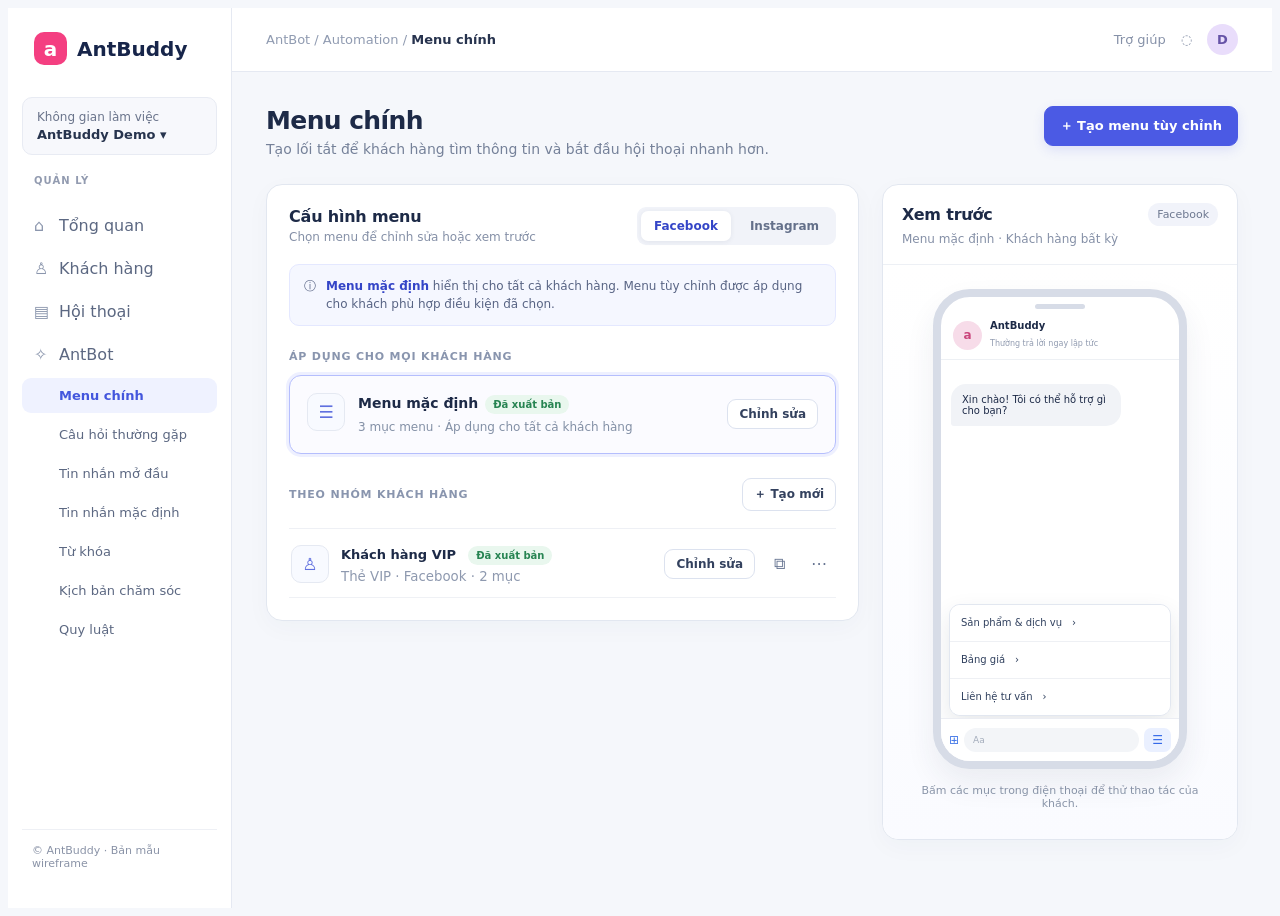
<file: code/temp/index.html>
<!doctype html>
<html lang="vi">

<head>
    <meta charset="utf-8">
    <meta name="viewport" content="width=device-width,initial-scale=1">
    <title>AntBuddy · Wireframe Menu chính</title>
    <style>
        :root {
            font-family: Inter, ui-sans-serif, system-ui, -apple-system, "Segoe UI", sans-serif;
            color: #1d2a47;
            background: #f5f7fb
        }

        * {
            box-sizing: border-box
        }

        button,
        input,
        select {
            font: inherit
        }

        button {
            cursor: pointer
        }

        button:focus-visible,
        input:focus-visible,
        select:focus-visible {
            outline: 3px solid #a7b2ff;
            outline-offset: 2px
        }

        .app {
            min-height: 100vh;
            display: grid;
            grid-template-columns: 224px 1fr
        }

        .sidebar {
            background: #fff;
            border-right: 1px solid #e5e9f2;
            display: flex;
            flex-direction: column;
            padding: 24px 14px;
            gap: 20px
        }

        .brand {
            display: flex;
            align-items: center;
            gap: 10px;
            padding: 0 12px 12px;
            color: #17254a;
            font-weight: 750;
            font-size: 20px
        }

        .brandmark {
            width: 33px;
            height: 33px;
            background: #f43f81;
            color: #fff;
            border-radius: 10px;
            display: grid;
            place-items: center;
            font-size: 20px
        }

        .workspace {
            padding: 12px 14px;
            background: #f7f8fc;
            border: 1px solid #e8ebf3;
            border-radius: 10px;
            font-size: 12px;
            color: #6a748b
        }

        .workspace strong {
            display: block;
            color: #27344e;
            margin-top: 3px;
            font-size: 13px
        }

        .navlabel {
            font-size: 10px;
            color: #929bb0;
            font-weight: 750;
            text-transform: uppercase;
            letter-spacing: 1px;
            padding: 0 12px
        }

        .nav {
            display: grid;
            gap: 4px
        }

        .nav button {
            border: 0;
            background: transparent;
            text-align: left;
            border-radius: 9px;
            padding: 10px 12px;
            color: #5c6882
        }

        .nav button.active {
            background: #eff2ff;
            color: #4356dd;
            font-weight: 700
        }

        .nav button.sub {
            padding-left: 37px;
            font-size: 13px
        }

        .nav .ico {
            display: inline-flex;
            width: 25px;
            color: #8b96ad
        }

        .asidefoot {
            margin-top: auto;
            padding: 14px 10px;
            border-top: 1px solid #eef0f5;
            color: #8a93a7;
            font-size: 11px
        }

        .shell {
            min-width: 0
        }

        .topbar {
            height: 64px;
            background: #fff;
            border-bottom: 1px solid #e5e9f2;
            display: flex;
            align-items: center;
            justify-content: space-between;
            padding: 0 34px
        }

        .crumb {
            font-size: 13px;
            color: #909bb1
        }

        .crumb b {
            color: #27334e
        }

        .topright {
            display: flex;
            align-items: center;
            gap: 15px;
            color: #8691a8;
            font-size: 13px
        }

        .avatar {
            width: 31px;
            height: 31px;
            border-radius: 50%;
            display: grid;
            place-items: center;
            background: #e9ddfb;
            color: #6653a7;
            font-weight: 700
        }

        .main {
            padding: 34px;
            max-width: 1600px;
            margin: auto
        }

        .heading {
            display: flex;
            align-items: flex-start;
            justify-content: space-between;
            gap: 18px;
            margin-bottom: 27px
        }

        h1 {
            margin: 0 0 6px;
            font-size: 25px;
            letter-spacing: -.6px
        }

        .subhead {
            color: #758199;
            font-size: 14px;
            margin: 0
        }

        .head-actions {
            display: flex;
            gap: 9px;
            align-items: center
        }

        .btn {
            border: 1px solid #dce2ef;
            background: white;
            color: #33415e;
            border-radius: 9px;
            padding: 10px 15px;
            font-size: 13px;
            font-weight: 650;
            white-space: nowrap
        }

        .btn:hover {
            border-color: #abb8ed;
            background: #f8f9ff
        }

        .btn.primary {
            background: #4b5ae4;
            border-color: #4b5ae4;
            color: white;
            box-shadow: 0 4px 12px #4b5ae425
        }

        .btn.primary:hover {
            background: #3b4acb
        }

        .btn.danger {
            color: #d14c5e
        }

        .btn.small {
            padding: 7px 11px;
            font-size: 12px
        }

        .btn:disabled {
            opacity: .45;
            cursor: not-allowed
        }

        .layout {
            display: grid;
            grid-template-columns: minmax(530px, 1fr) 356px;
            gap: 23px;
            align-items: start
        }

        .panel {
            background: #fff;
            border: 1px solid #e2e7f0;
            border-radius: 16px;
            box-shadow: 0 7px 25px #24345708
        }

        .panel-pad {
            padding: 22px
        }

        .row-between {
            display: flex;
            align-items: center;
            justify-content: space-between;
            gap: 12px
        }

        .panel h2 {
            font-size: 16px;
            margin: 0;
            letter-spacing: -.2px
        }

        .muted {
            font-size: 12px;
            color: #8590a7
        }

        .channel {
            display: flex;
            gap: 6px;
            background: #f1f3f9;
            border-radius: 9px;
            padding: 4px
        }

        .channel button,
        .tabs button {
            border: 0;
            background: transparent;
            color: #64708a;
            padding: 8px 13px;
            border-radius: 7px;
            font-size: 12px;
            font-weight: 650
        }

        .channel button.active,
        .tabs button.active {
            background: #fff;
            box-shadow: 0 1px 5px #27334e14;
            color: #3445c7
        }

        .notice {
            display: flex;
            gap: 10px;
            padding: 12px 14px;
            background: #f5f7ff;
            border: 1px solid #e4e8ff;
            border-radius: 10px;
            color: #586484;
            font-size: 12px;
            line-height: 1.5;
            margin: 19px 0
        }

        .notice b {
            color: #3445c7
        }

        .section-title {
            font-size: 11px;
            color: #8995ae;
            font-weight: 750;
            letter-spacing: .8px;
            text-transform: uppercase;
            margin: 24px 0 10px
        }

        .menu-card {
            border: 1px solid #e3e8f1;
            border-radius: 12px;
            padding: 17px;
            margin-top: 12px;
            display: flex;
            align-items: center;
            justify-content: space-between;
            gap: 15px;
            transition: border-color .2s, box-shadow .2s
        }

        .menu-card.selected {
            border-color: #b5befd;
            background: #fbfbff;
            box-shadow: 0 0 0 3px #eef0ff
        }

        .menu-left {
            display: flex;
            gap: 13px;
            align-items: flex-start
        }

        .iconbox {
            height: 38px;
            width: 38px;
            display: grid;
            place-items: center;
            border: 1px solid #e5e9f2;
            border-radius: 10px;
            background: #f8faff;
            color: #6070df;
            font-size: 17px;
            flex: none
        }

        .menu-card strong {
            font-size: 14px
        }

        .menu-card p {
            font-size: 12px;
            color: #8390a6;
            margin: 5px 0 0;
            line-height: 1.4
        }

        .badge {
            display: inline-block;
            border-radius: 20px;
            background: #e9f7ee;
            color: #278452;
            padding: 4px 8px;
            font-size: 10px;
            font-weight: 750;
            margin-left: 7px
        }

        .badge.draft {
            background: #fff3df;
            color: #b97713
        }

        .custom-list {
            border-top: 1px solid #eef0f5;
            margin-top: 17px;
            padding-top: 2px
        }

        .custom-row {
            display: flex;
            align-items: center;
            gap: 12px;
            padding: 13px 2px;
            border-bottom: 1px solid #eff1f5
        }

        .custom-row .details {
            flex: 1
        }

        .custom-row strong {
            font-size: 13px
        }

        .custom-row small {
            display: block;
            color: #8e99af;
            margin-top: 4px
        }

        .iconbtn {
            border: 0;
            background: transparent;
            color: #667491;
            border-radius: 6px;
            padding: 7px
        }

        .iconbtn:hover {
            background: #f0f2fa
        }

        .preview {
            position: sticky;
            top: 24px
        }

        .preview-head {
            padding: 18px 19px;
            border-bottom: 1px solid #edf0f5
        }

        .preview-wrap {
            padding: 24px 20px 29px;
            background: linear-gradient(#fff, #fafbff);
            border-radius: 0 0 16px 16px
        }

        .phone {
            width: 254px;
            height: 480px;
            margin: 0 auto;
            border: 8px solid #d7dce7;
            border-radius: 37px;
            background: white;
            box-shadow: 0 15px 30px #26345213;
            position: relative;
            overflow: hidden
        }

        .phone:before {
            content: "";
            position: absolute;
            top: 7px;
            left: 94px;
            width: 50px;
            height: 5px;
            border-radius: 8px;
            background: #d7dce7
        }

        .phone-top {
            height: 63px;
            border-bottom: 1px solid #edf0f4;
            display: flex;
            align-items: center;
            padding: 19px 12px 5px;
            gap: 8px
        }

        .mini-avatar {
            height: 29px;
            width: 29px;
            border-radius: 50%;
            background: #f7dce9;
            color: #ca467c;
            display: grid;
            place-items: center;
            font-size: 12px;
            font-weight: bold
        }

        .phone-top b {
            font-size: 10px;
            display: block
        }

        .phone-top small {
            font-size: 8px;
            color: #919bb0
        }

        .bubble {
            background: #f1f3f7;
            border-radius: 15px 15px 15px 3px;
            font-size: 10px;
            padding: 10px 11px;
            max-width: 170px;
            margin: 24px 10px
        }

        .phone-bottom {
            position: absolute;
            bottom: 0;
            width: 100%;
            border-top: 1px solid #ebedf3;
            background: white;
            padding: 9px 8px;
            display: flex;
            gap: 5px;
            align-items: center
        }

        .phone-input {
            background: #f3f5f8;
            border-radius: 14px;
            color: #a4adbc;
            padding: 7px 9px;
            flex: 1;
            font-size: 9px
        }

        .phone-menu-btn {
            border: 0;
            background: #eaf0ff;
            color: #3469e8;
            border-radius: 7px;
            padding: 5px 8px;
            font-size: 12px
        }

        .phone-menu {
            position: absolute;
            bottom: 45px;
            left: 8px;
            right: 8px;
            border: 1px solid #e2e7f0;
            border-radius: 11px;
            box-shadow: 0 10px 25px #24344d1c;
            background: white;
            overflow: hidden
        }

        .phone-menu button {
            display: block;
            width: 100%;
            text-align: left;
            background: white;
            border: 0;
            border-bottom: 1px solid #eef0f4;
            font-size: 10px;
            padding: 11px;
            color: #30405e
        }

        .phone-menu button:last-child {
            border-bottom: 0
        }

        .phone-menu button:hover {
            background: #f5f7ff
        }

        .phone-menu .empty {
            text-align: center;
            color: #95a0b5;
            padding: 24px 9px;
            font-size: 10px
        }

        .preview-note {
            text-align: center;
            color: #8b96aa;
            font-size: 11px;
            margin: 15px 0 0
        }

        .editor-grid {
            display: grid;
            grid-template-columns: minmax(0, 1fr) 356px;
            gap: 23px
        }

        .back {
            background: transparent;
            border: 0;
            color: #4b5ae4;
            font-weight: 700;
            padding: 0 0 18px;
            font-size: 13px
        }

        .field {
            margin-top: 17px
        }

        .field label {
            display: block;
            font-size: 12px;
            font-weight: 700;
            margin-bottom: 7px
        }

        .field input,
        .field select {
            width: 100%;
            height: 40px;
            padding: 0 12px;
            border: 1px solid #dce2eb;
            border-radius: 9px;
            background: #fff;
            color: #33415e;
            font-size: 13px
        }

        .field-hint {
            color: #94a0b3;
            font-size: 11px;
            margin-top: 6px
        }

        .field.two {
            display: grid;
            grid-template-columns: 1fr 1fr;
            gap: 12px
        }

        .field.two label {
            display: block
        }

        .tabs {
            display: flex;
            gap: 5px;
            border-bottom: 1px solid #edf0f4;
            margin: 22px -22px 0;
            padding: 0 22px 12px
        }

        .step-head {
            display: flex;
            justify-content: space-between;
            align-items: center;
            margin: 21px 0 12px
        }

        .step-head strong {
            font-size: 13px
        }

        .item {
            border: 1px solid #e0e6f0;
            border-radius: 11px;
            padding: 13px;
            margin: 9px 0;
            display: flex;
            align-items: center;
            gap: 11px;
            background: #fff
        }

        .item .index {
            width: 25px;
            height: 25px;
            display: grid;
            place-items: center;
            border-radius: 7px;
            background: #f0f2ff;
            color: #5262da;
            font-size: 11px;
            font-weight: 750
        }

        .item-main {
            flex: 1;
            min-width: 0
        }

        .item-main strong {
            font-size: 12px;
            display: block;
            white-space: nowrap;
            overflow: hidden;
            text-overflow: ellipsis
        }

        .item-main span {
            color: #8a96ad;
            font-size: 11px;
            display: block;
            margin-top: 3px
        }

        .inline {
            display: flex;
            gap: 5px
        }

        .item.selected {
            border-color: #9eaafe;
            background: #fbfbff
        }

        .split {
            display: grid;
            grid-template-columns: 1fr 1fr;
            gap: 11px
        }

        .footerbar {
            display: flex;
            justify-content: space-between;
            gap: 12px;
            margin-top: 22px;
            padding-top: 19px;
            border-top: 1px solid #eff1f5
        }

        .emptyitems {
            padding: 23px;
            text-align: center;
            border: 1px dashed #cad3e3;
            border-radius: 10px;
            color: #8a96ae;
            font-size: 12px
        }

        .toast {
            position: fixed;
            bottom: 22px;
            right: 22px;
            background: #1f2b47;
            color: white;
            border-radius: 9px;
            padding: 11px 15px;
            box-shadow: 0 10px 30px #14213e26;
            font-size: 13px;
            z-index: 10;
            display: none
        }

        .toast.show {
            display: block
        }

        .help {
            line-height: 1.55;
            font-size: 12px;
            color: #758198
        }

        .segment {
            display: flex;
            align-items: center;
            gap: 10px;
            font-size: 12px;
            color: #68758d
        }

        .segment input {
            width: 15px;
            height: 15px
        }

        .pill {
            font-size: 11px;
            border-radius: 99px;
            background: #f1f3fa;
            padding: 5px 9px;
            color: #6d7890
        }

        .hide {
            display: none !important
        }

        @media(max-width:1070px) {

            .layout,
            .editor-grid {
                grid-template-columns: 1fr
            }

            .preview {
                position: static
            }

            .preview-wrap {
                display: flex;
                align-items: center;
                justify-content: center;
                gap: 30px
            }

            .phone {
                margin: 0
            }

            .preview-note {
                max-width: 180px
            }
        }

        @media(max-width:700px) {
            .app {
                display: block
            }

            .sidebar {
                display: none
            }

            .topbar {
                padding: 0 17px
            }

            .main {
                padding: 23px 15px
            }

            .heading {
                display: block
            }

            .head-actions {
                margin-top: 18px;
                flex-wrap: wrap
            }

            .layout,
            .editor-grid {
                display: block
            }

            .preview {
                margin-top: 18px
            }

            .preview-wrap {
                display: block
            }

            .phone {
                margin: auto
            }

            .preview-note {
                max-width: none
            }

            .field.two {
                grid-template-columns: 1fr
            }
        }
    </style>
</head>

<body>
    <div class="app">
        <aside class="sidebar">
            <div class="brand"><span class="brandmark">a</span>AntBuddy</div>
            <div class="workspace">Không gian làm việc<strong>AntBuddy Demo ▾</strong></div>
            <div class="navlabel">Quản lý</div>
            <nav class="nav"><button><span class="ico">⌂</span>Tổng quan</button><button><span class="ico">♙</span>Khách
                    hàng</button><button><span class="ico">▤</span>Hội thoại</button><button><span
                        class="ico">✧</span>AntBot</button><button class="sub active">Menu chính</button><button
                    class="sub">Câu hỏi thường gặp</button><button class="sub">Tin nhắn mở đầu</button><button
                    class="sub">Tin nhắn mặc định</button><button class="sub">Từ khóa</button><button class="sub">Kịch
                    bản chăm sóc</button><button class="sub">Quy luật</button></nav>
            <div class="asidefoot">© AntBuddy · Bản mẫu wireframe</div>
        </aside>
        <div class="shell">
            <header class="topbar">
                <div class="crumb">AntBot / Automation / <b>Menu chính</b></div>
                <div class="topright"><span>Trợ giúp</span><span>◌</span><span class="avatar">D</span></div>
            </header>
            <main class="main">
                <div id="overview">
                    <div class="heading">
                        <div>
                            <h1>Menu chính</h1>
                            <p class="subhead">Tạo lối tắt để khách hàng tìm thông tin và bắt đầu hội thoại nhanh hơn.
                            </p>
                        </div>
                        <div class="head-actions"><button class="btn primary" id="newCustom">＋ Tạo menu tùy
                                chỉnh</button></div>
                    </div>
                    <div class="layout">
                        <section class="panel panel-pad">
                            <div class="row-between">
                                <div>
                                    <h2>Cấu hình menu</h2><span class="muted">Chọn menu để chỉnh sửa hoặc xem
                                        trước</span>
                                </div>
                                <div class="channel" id="channelSwitch"><button class="active"
                                        data-channel="Facebook">Facebook</button><button
                                        data-channel="Instagram">Instagram</button></div>
                            </div>
                            <div class="notice"><span>ⓘ</span>
                                <div><b>Menu mặc định</b> hiển thị cho tất cả khách hàng. Menu tùy chỉnh được áp dụng
                                    cho khách phù hợp điều kiện đã chọn.</div>
                            </div>
                            <div class="section-title">Áp dụng cho mọi khách hàng</div>
                            <div class="menu-card selected" id="defaultCard">
                                <div class="menu-left">
                                    <div class="iconbox">☰</div>
                                    <div><strong>Menu mặc định</strong><span class="badge" id="defaultBadge">Đã xuất
                                            bản</span>
                                        <p id="defaultSummary">3 mục menu · Áp dụng cho tất cả khách hàng</p>
                                    </div>
                                </div><button class="btn small" id="editDefault">Chỉnh sửa</button>
                            </div>
                            <div class="row-between section-title"><span>Theo nhóm khách hàng</span><button
                                    class="btn small" id="addCustomInline">＋ Tạo mới</button></div>
                            <div class="custom-list" id="customList"></div>
                        </section>
                        <aside class="panel preview">
                            <div class="preview-head">
                                <div class="row-between">
                                    <h2>Xem trước</h2><span class="pill" id="previewChannel">Facebook</span>
                                </div>
                                <p class="muted" id="previewCaption" style="margin:6px 0 0">Menu mặc định · Khách hàng
                                    bất kỳ</p>
                            </div>
                            <div class="preview-wrap">
                                <div class="phone">
                                    <div class="phone-top">
                                        <div class="mini-avatar">a</div>
                                        <div><b>AntBuddy</b><small>Thường trả lời ngay lập tức</small></div>
                                    </div>
                                    <div class="bubble">Xin chào! Tôi có thể hỗ trợ gì cho bạn?</div>
                                    <div class="phone-menu" id="phoneMenu"></div>
                                    <div class="phone-bottom"><span style="font-size:12px;color:#4478e8">⊞</span>
                                        <div class="phone-input">Aa</div><button class="phone-menu-btn"
                                            id="previewToggle" title="Ẩn hoặc hiện menu">☰</button>
                                    </div>
                                </div>
                                <p class="preview-note">Bấm các mục trong điện thoại để thử thao tác của khách.</p>
                            </div>
                        </aside>
                    </div>
                </div>
                <div id="editor" class="hide"><button class="back" id="back">← Quay lại danh sách</button>
                    <div class="heading">
                        <div>
                            <h1 id="editorTitle">Chỉnh sửa menu</h1>
                            <p class="subhead">Cấu hình mục menu, đối tượng áp dụng và kiểm tra trên điện thoại.</p>
                        </div>
                        <div class="head-actions"><button class="btn" id="saveDraftTop">Lưu nháp</button><button
                                class="btn primary" id="publishTop">Xuất bản</button></div>
                    </div>
                    <div class="editor-grid">
                        <section class="panel panel-pad">
                            <div class="row-between">
                                <div>
                                    <h2>Thông tin menu</h2><span class="muted" id="editorType">Menu mặc định</span>
                                </div><span class="badge draft" id="editorStatus">Bản nháp</span>
                            </div>
                            <div class="field"><label for="menuName">Tên menu</label><input id="menuName" maxlength="60"
                                    placeholder="Ví dụ: Menu khách hàng VIP">
                                <div class="field-hint">Tên này chỉ hiển thị với người quản trị.</div>
                            </div>
                            <div class="field two">
                                <div><label for="menuChannel">Kênh áp dụng</label><select id="menuChannel">
                                        <option>Facebook</option>
                                        <option>Instagram</option>
                                    </select></div>
                                <div id="audienceWrap"><label for="audience">Đối tượng áp dụng</label><select
                                        id="audience">
                                        <option value="all">Tất cả khách hàng</option>
                                        <option value="vip">Khách có thẻ VIP</option>
                                        <option value="new">Khách hàng mới</option>
                                        <option value="returning">Khách quay lại</option>
                                    </select></div>
                            </div>
                            <div class="field" id="priorityWrap"><label for="priority">Độ ưu tiên menu tùy
                                    chỉnh</label><select id="priority">
                                    <option value="1">1 · Ưu tiên cao nhất</option>
                                    <option value="2">2</option>
                                    <option value="3">3</option>
                                    <option value="4">4</option>
                                </select>
                                <div class="field-hint">Khi một khách khớp nhiều menu, menu có độ ưu tiên cao hơn được
                                    hiển thị.</div>
                            </div>
                            <div class="tabs"><button class="active">Mục menu</button><button id="settingsTab">Điều kiện
                                    áp dụng</button></div>
                            <div class="step-head"><strong>Các mục trong menu <span class="muted"
                                        id="itemCount"></span></strong><button class="btn small" id="addItem">＋ Thêm
                                    mục</button></div>
                            <div id="itemList"></div>
                            <div id="itemForm" class="hide">
                                <div class="section-title">Chi tiết mục đang chọn</div>
                                <div class="field"><label for="itemTitle">Tên mục menu <span class="muted"
                                            id="titleCount"></span></label><input id="itemTitle" maxlength="30"
                                        placeholder="Ví dụ: Xem bảng giá"></div>
                                <div class="field"><label for="actionType">Khi khách bấm vào mục này</label><select
                                        id="actionType">
                                        <option value="message">Tạo tin nhắn mới</option>
                                        <option value="flow">Chọn luồng tin nhắn</option>
                                        <option value="optin">Nhận thông báo (Opt-in)</option>
                                        <option value="url">Mở trang web</option>
                                    </select></div>
                                <div class="field"><label id="actionLabel" for="actionValue">Nội dung tin
                                        nhắn</label><input id="actionValue" placeholder="Nhập phản hồi cho khách"></div>
                            </div>
                            <div class="footerbar"><label class="segment"><input type="checkbox" id="menuEnabled"
                                        checked> Kích hoạt menu khi xuất bản</label><span class="muted">Bấm “Xuất bản”
                                    để áp dụng cho khách</span></div>
                        </section>
                        <aside class="panel preview">
                            <div class="preview-head">
                                <div class="row-between">
                                    <h2>Xem trước trực tiếp</h2><span class="pill"
                                        id="editorPreviewChannel">Facebook</span>
                                </div>
                                <p class="muted" style="margin:6px 0 0">Các thay đổi hiển thị ngay trong bản xem trước
                                </p>
                            </div>
                            <div class="preview-wrap">
                                <div class="phone">
                                    <div class="phone-top">
                                        <div class="mini-avatar">a</div>
                                        <div><b>AntBuddy</b><small>Thường trả lời ngay lập tức</small></div>
                                    </div>
                                    <div class="bubble">Xin chào! Tôi có thể hỗ trợ gì cho bạn?</div>
                                    <div class="phone-menu" id="editorPhoneMenu"></div>
                                    <div class="phone-bottom"><span style="font-size:12px;color:#4478e8">⊞</span>
                                        <div class="phone-input">Aa</div><span class="phone-menu-btn">☰</span>
                                    </div>
                                </div>
                                <p class="preview-note">Bản xem trước trên thiết bị di động.</p>
                            </div>
                        </aside>
                    </div>
                </div>
            </main>
        </div>
    </div>
    <div class="toast" id="toast"></div>
    <script>
        const $ = id => document.getElementById(id), esc = s => String(s ?? '').replace(/[&<>"']/g, c => ({ '&': '&amp;', '<': '&lt;', '>': '&gt;', '"': '&quot;', "'": '&#39;' }[c])); let channel = 'Facebook', current = 'default', chosen = 0, open = true; const seed = { default: { id: 'default', name: 'Menu mặc định', channel: 'Facebook', audience: 'all', priority: 1, enabled: true, status: 'published', items: [{ title: 'Sản phẩm & dịch vụ', type: 'flow', value: 'Luồng giới thiệu sản phẩm' }, { title: 'Bảng giá', type: 'message', value: 'Mình gửi bạn bảng giá mới nhất nhé!' }, { title: 'Liên hệ tư vấn', type: 'optin', value: 'Đăng ký nhận tư vấn' }] }, custom: [{ id: 'vip', name: 'Khách hàng VIP', channel: 'Facebook', audience: 'vip', priority: 1, enabled: true, status: 'published', items: [{ title: 'Ưu đãi thành viên', type: 'message', value: 'Ưu đãi dành cho bạn' }, { title: 'Tư vấn riêng', type: 'flow', value: 'Luồng tư vấn VIP' }] }] }; let data; try { data = JSON.parse(localStorage.getItem('antbuddy-menu-wireframe')) || seed } catch { data = seed } function persist() { localStorage.setItem('antbuddy-menu-wireframe', JSON.stringify(data)) } function menus() { return [data.default, ...data.custom] } function active() { return menus().find(x => x.id === current) || data.default } function toast(message) { $('toast').textContent = message; $('toast').classList.add('show'); setTimeout(() => $('toast').classList.remove('show'), 2600) } function labelType(t) { return { message: 'Tạo tin nhắn mới', flow: 'Chọn luồng tin nhắn', optin: 'Nhận thông báo', url: 'Mở trang web' }[t] || 'Chưa chọn' } function renderPhone(target, menu) { const node = $(target); node.innerHTML = menu.items.length ? menu.items.map((item, i) => `<button data-phone-item="${i}">${esc(item.title || 'Mục chưa đặt tên')}　›</button>`).join('') : '<div class="empty">Thêm mục để xem menu tại đây</div>'; node.querySelectorAll('button').forEach(b => b.onclick = () => { const item = menu.items[Number(b.dataset.phoneItem)]; toast(`${labelType(item.type)}: ${item.value || item.title}`) }) } function renderOverview() { const m = active(); $('previewChannel').textContent = channel; $('defaultSummary').textContent = `${data.default.items.length} mục menu · Áp dụng cho tất cả khách hàng`; $('defaultBadge').textContent = data.default.status === 'published' ? 'Đã xuất bản' : 'Bản nháp'; $('defaultBadge').className = 'badge' + (data.default.status === 'published' ? '' : ' draft'); $('customList').innerHTML = data.custom.length ? data.custom.map(x => `<div class="custom-row"><div class="iconbox">♙</div><div class="details"><strong>${esc(x.name)}</strong> <span class="badge ${x.status === 'published' ? '' : 'draft'}">${x.status === 'published' ? 'Đã xuất bản' : 'Bản nháp'}</span><small>${x.audience === 'vip' ? 'Thẻ VIP' : x.audience === 'new' ? 'Khách hàng mới' : x.audience === 'returning' ? 'Khách quay lại' : 'Tất cả khách'} · ${x.channel} · ${x.items.length} mục</small></div><button class="btn small" data-edit="${esc(x.id)}">Chỉnh sửa</button><button class="iconbtn" title="Nhân bản" data-copy="${esc(x.id)}">⧉</button><button class="iconbtn" title="Xóa" data-delete="${esc(x.id)}">⋯</button></div>`).join('') : '<div class="emptyitems">Chưa có menu tùy chỉnh. Tạo menu cho từng nhóm khách hàng.</div>'; $('customList').querySelectorAll('[data-edit]').forEach(b => b.onclick = () => edit(b.dataset.edit)); $('customList').querySelectorAll('[data-copy]').forEach(b => b.onclick = () => { const o = menus().find(x => x.id === b.dataset.copy); data.custom.push({ ...structuredClone(o), id: 'm' + Date.now(), name: o.name + ' (bản sao)', status: 'draft' }); persist(); renderOverview(); toast('Đã nhân bản thành bản nháp') }); $('customList').querySelectorAll('[data-delete]').forEach(b => b.onclick = () => { if (confirm('Xóa menu tùy chỉnh này?')) { data.custom = data.custom.filter(x => x.id !== b.dataset.delete); current = 'default'; persist(); renderOverview() } }); const selected = menus().find(x => x.id === current && x.channel === channel) || data.default; $('previewCaption').textContent = selected.id === 'default' ? 'Menu mặc định · Khách hàng bất kỳ' : selected.name + ' · ' + selected.channel; renderPhone('phoneMenu', selected); $('defaultCard').classList.toggle('selected', current === 'default'); $('channelSwitch').querySelectorAll('button').forEach(b => b.classList.toggle('active', b.dataset.channel === channel)) } function edit(id) { current = id; chosen = 0; const m = active(); $('overview').classList.add('hide'); $('editor').classList.remove('hide'); $('editorTitle').textContent = m.id === 'default' ? 'Chỉnh sửa menu mặc định' : 'Chỉnh sửa menu tùy chỉnh'; $('editorType').textContent = m.id === 'default' ? 'Menu mặc định · mọi khách hàng' : 'Menu tùy chỉnh · theo đối tượng'; $('menuName').value = m.name; $('menuName').disabled = m.id === 'default'; $('menuChannel').value = m.channel; $('audience').value = m.audience; $('audienceWrap').classList.toggle('hide', m.id === 'default'); $('priorityWrap').classList.toggle('hide', m.id === 'default'); $('priority').value = String(m.priority || 1); $('menuEnabled').checked = m.enabled; $('editorStatus').textContent = m.status === 'published' ? 'Đã xuất bản' : 'Bản nháp'; $('editorStatus').className = 'badge' + (m.status === 'published' ? '' : ' draft'); renderEditor() } function renderEditor() { const m = active(); $('editorPreviewChannel').textContent = m.channel; $('itemCount').textContent = `(${m.items.length}/20)`; $('addItem').disabled = m.items.length >= 20; $('itemList').innerHTML = m.items.length ? m.items.map((item, i) => `<div class="item ${i === chosen ? 'selected' : ''}"><div class="index">${i + 1}</div><div class="item-main"><strong>${esc(item.title || 'Mục mới')}</strong><span>${esc(labelType(item.type))}</span></div><div class="inline"><button class="iconbtn" title="Chuyển lên" data-up="${i}">↑</button><button class="iconbtn" title="Chuyển xuống" data-down="${i}">↓</button><button class="iconbtn" title="Sửa" data-select="${i}">✎</button><button class="iconbtn" title="Xóa" data-remove="${i}">×</button></div></div>`).join('') : '<div class="emptyitems">Menu chưa có mục nào. Hãy thêm mục đầu tiên.</div>'; $('itemForm').classList.toggle('hide', m.items.length === 0); if (m.items.length) { chosen = Math.max(0, Math.min(chosen, m.items.length - 1)); const item = m.items[chosen]; $('itemTitle').value = item.title; $('titleCount').textContent = `${item.title.length}/30`; $('actionType').value = item.type; $('actionLabel').textContent = { message: 'Nội dung tin nhắn', flow: 'Tên luồng tin nhắn', optin: 'Tên yêu cầu nhận thông báo', url: 'Địa chỉ trang web' }[item.type]; $('actionValue').value = item.value || ''; $('actionValue').placeholder = { message: 'Nhập nội dung phản hồi', flow: 'Chọn hoặc nhập tên luồng', optin: 'Ví dụ: Nhận ưu đãi hằng tháng', url: 'https://example.com' }[item.type] } $('itemList').querySelectorAll('[data-select]').forEach(b => b.onclick = () => { chosen = +b.dataset.select; renderEditor() }); $('itemList').querySelectorAll('[data-remove]').forEach(b => b.onclick = () => { m.items.splice(+b.dataset.remove, 1); persist(); renderEditor() }); for (const dir of ['up', 'down']) $('itemList').querySelectorAll(`[data-${dir}]`).forEach(b => b.onclick = () => { const i = +b.dataset[dir], j = i + (dir === 'up' ? -1 : 1); if (j < 0 || j >= m.items.length) return;[m.items[i], m.items[j]] = [m.items[j], m.items[i]]; chosen = j; persist(); renderEditor() }); renderPhone('editorPhoneMenu', m) } function createCustom() { const id = 'm' + Date.now(); data.custom.push({ id, name: 'Menu tùy chỉnh mới', channel, audience: 'vip', priority: 1, enabled: true, status: 'draft', items: [] }); persist(); edit(id) } function save(publish) { const m = active(); m.name = $('menuName').value.trim() || m.name; m.channel = $('menuChannel').value; m.audience = m.id === 'default' ? 'all' : $('audience').value; m.priority = +$('priority').value; m.enabled = $('menuEnabled').checked; if (publish) { if (!m.items.length) { toast('Hãy thêm ít nhất một mục menu'); return } if (m.items.some(i => !i.title.trim() || !i.value.trim())) { toast('Mỗi mục cần tên và hành động'); return } m.status = 'published'; toast('Đã xuất bản bản mẫu menu') } else { m.status = 'draft'; toast('Đã lưu bản nháp') } persist(); edit(m.id) } $('editDefault').onclick = () => edit('default'); $('newCustom').onclick = createCustom; $('addCustomInline').onclick = createCustom; $('back').onclick = () => { $('editor').classList.add('hide'); $('overview').classList.remove('hide'); channel = active().channel; renderOverview() }; $('channelSwitch').querySelectorAll('button').forEach(b => b.onclick = () => { channel = b.dataset.channel; renderOverview() }); $('previewToggle').onclick = () => { $('phoneMenu').classList.toggle('hide'); open = !open }; $('addItem').onclick = () => { const m = active(); if (m.items.length >= 20) return; m.items.push({ title: 'Mục mới', type: 'message', value: '' }); chosen = m.items.length - 1; persist(); renderEditor(); $('itemTitle').focus(); $('itemTitle').select() }; $('menuName').oninput = e => { active().name = e.target.value; persist() }; $('menuChannel').onchange = e => { active().channel = e.target.value; persist(); renderEditor() }; $('audience').onchange = e => { active().audience = e.target.value; persist() }; $('priority').onchange = e => { active().priority = +e.target.value; persist() }; $('menuEnabled').onchange = e => { active().enabled = e.target.checked; persist() }; $('itemTitle').oninput = e => { active().items[chosen].title = e.target.value; $('titleCount').textContent = e.target.value.length + '/30'; persist(); renderPhone('editorPhoneMenu', active()); const row = $('itemList').querySelectorAll('.item')[chosen]; if (row) row.querySelector('strong').textContent = e.target.value || 'Mục mới' }; $('actionType').onchange = e => { active().items[chosen].type = e.target.value; active().items[chosen].value = ''; persist(); renderEditor() }; $('actionValue').oninput = e => { active().items[chosen].value = e.target.value; persist() }; $('saveDraftTop').onclick = () => save(false); $('publishTop').onclick = () => save(true); $('settingsTab').onclick = () => { $('audienceWrap').scrollIntoView({ behavior: 'smooth', block: 'center' }); $('audience').focus() }; renderOverview();
    </script>
</body>

</html>
</file>
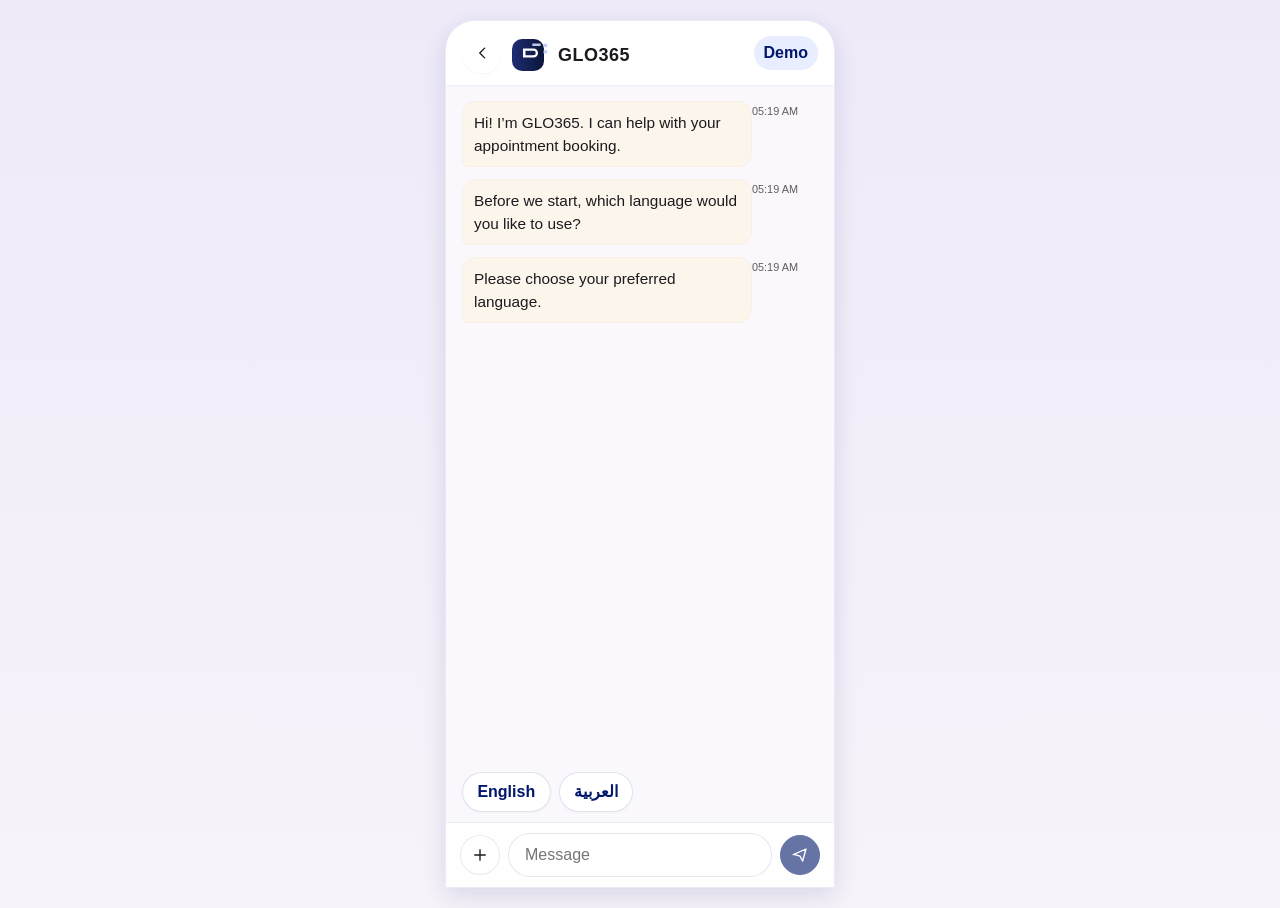
<file: code/glo365_wf/booking_flow_codex/index.html>
<!DOCTYPE html>
<html lang="en">
  <head>
    <meta charset="UTF-8" />
    <meta name="viewport" content="width=device-width, initial-scale=1.0, viewport-fit=cover" />
    <title>GLO365 Booking Mockup</title>
    <meta
      name="description"
      content="Interactive WhatsApp booking mockup for GLO365 with demo controls and booking flow state transitions."
    />
    <link rel="stylesheet" href="./styles.css" />
  </head>
  <body>
    <div class="app-frame">
      <aside id="demo-panel" class="demo-panel" aria-label="Demo controls panel"></aside>

      <div class="chat-shell" id="chat-shell" role="application" aria-label="GLO365 booking mockup">
        <header class="chat-header">
          <div class="header-group">
            <button id="back-button" class="icon-button" type="button" aria-label="Go back">
              <svg viewBox="0 0 24 24" aria-hidden="true"><path d="M15.5 5.5L9 12l6.5 6.5"/></svg>
            </button>

            <div class="brand-wrap" aria-label="GLO365 brand">
              <svg class="brand-svg" viewBox="0 0 182 44" role="img" aria-label="GLO365 logo">
                <defs>
                  <linearGradient id="brandGradient" x1="0%" x2="100%" y1="0%" y2="0%">
                    <stop offset="0%" stop-color="#1F2C73"/>
                    <stop offset="100%" stop-color="#0A1638"/>
                  </linearGradient>
                </defs>
                <g transform="translate(0 2)">
                  <rect x="0" y="6" width="32" height="32" rx="10" fill="url(#brandGradient)"/>
                  <path d="M11 15.5h10.5a4.5 4.5 0 0 1 0 9H11v-9zm2.5 2.3v4.5h8a2.2 2.2 0 0 0 0-4.5h-8z" fill="#FFFFFF"/>
                  <path d="M20.3 10.4h8.4v2.6h-8.4z" fill="#D7E6FF" opacity="0.85"/>
                  <path d="M31.5 10.8h3.7v3.3h-3.7zm0 6.5h3.7v3.3h-3.7z" fill="#B9C9FF" opacity="0.9"/>
                  <text x="46" y="28" font-size="18" font-weight="700" letter-spacing="0.5" fill="#1B1B1F" font-family="Inter, Segoe UI, Arial, sans-serif">GLO365</text>
                </g>
              </svg>
            </div>
          </div>

          <button id="demo-toggle" class="ghost-button" type="button" aria-label="Open demo controls">
            Demo
          </button>
        </header>

        <main id="chat-feed" class="chat-feed" aria-live="polite"></main>

        <div id="action-bar" class="action-bar" aria-live="polite"></div>

        <div class="composer" role="form" aria-label="Message composer">
          <button id="attach-button" class="composer-icon" type="button" aria-label="Add item">
            <svg viewBox="0 0 24 24" aria-hidden="true"><path d="M12 5v14M5 12h14"/></svg>
          </button>
          <label class="sr-only" for="composer-input">Message</label>
          <input
            id="composer-input"
            type="text"
            autocomplete="off"
            inputmode="text"
            placeholder="Message"
          />
          <button id="send-button" class="send-button" type="button" aria-label="Send message">
            <svg viewBox="0 0 24 24" aria-hidden="true"><path d="M3 11.5L20 4l-4.5 16-3.5-6.5-7-2z"/></svg>
          </button>
        </div>
      </div>
    </div>

    <div id="sheet-overlay" class="sheet-overlay hidden" aria-hidden="true">
      <div class="sheet" id="bottom-sheet" role="dialog" aria-modal="true" aria-label="Booking options panel">
        <div class="sheet-handle" aria-hidden="true"></div>
        <div class="sheet-header">
          <div>
            <p id="sheet-kicker" class="sheet-kicker">Available times</p>
            <h2 id="sheet-title">Select a time</h2>
          </div>
          <button id="sheet-close" class="icon-button flat" type="button" aria-label="Close panel">
            <svg viewBox="0 0 24 24" aria-hidden="true"><path d="M6 6l12 12M18 6L6 18"/></svg>
          </button>
        </div>
        <div id="sheet-body" class="sheet-body"></div>
        <div class="sheet-footer">
          <button id="sheet-cta" class="primary-button" type="button">Done</button>
        </div>
      </div>
    </div>

    <template id="message-template">
      <article class="message-row">
        <div class="message-bubble"></div>
      </article>
    </template>

    <script type="module" src="./app.js"></script>
  </body>
</html>
</file>
<file: code/glo365_wf/booking_flow_codex/styles.css>
:root {
  --bg: #f4f0f7;
  --panel: #fbf8fd;
  --white: #ffffff;
  --text: #1b1b1f;
  --muted: #454651;
  --secondary: #66676f;
  --navy: #00176b;
  --navy-soft: #e8edff;
  --bubble-out: #d9fcd4;
  --bubble-in: #fcf5eb;
  --line: rgba(27, 27, 31, 0.08);
  --shadow: 0 8px 24px rgba(0, 23, 107, 0.12);
  --success: #3c7d5a;
  --warning: #b86a1d;
  --danger: #b63d4a;
  --radius-lg: 18px;
  --radius-md: 12px;
  --radius-sm: 8px;
  --header-height: 64px;
  --sheet-gutter: 16px;
  --outline: 2px solid rgba(0, 23, 107, 0.28);
}

* { box-sizing: border-box; }

html, body {
  margin: 0;
  min-height: 100%;
  background: linear-gradient(180deg, #efeaf8 0%, #f7f3fa 100%);
  font-family: Inter, 'Segoe UI', sans-serif;
  color: var(--text);
}

body {
  min-height: 100dvh;
  min-height: 100vh;
  display: grid;
  place-items: center;
  padding: 0;
}

button, input {
  font: inherit;
}

button {
  border: 0;
  background: transparent;
  cursor: pointer;
}

button:focus-visible,
input:focus-visible {
  outline: var(--outline);
  outline-offset: 2px;
}

.app-frame {
  position: relative;
  width: min(100vw, 1440px);
  min-height: 100dvh;
  min-height: 100vh;
  display: flex;
  align-items: center;
  justify-content: center;
  gap: 24px;
  padding: max(20px, env(safe-area-inset-top)) max(20px, env(safe-area-inset-right)) max(20px, env(safe-area-inset-bottom)) max(20px, env(safe-area-inset-left));
}

.chat-shell {
  position: relative;
  width: min(390px, 100%);
  height: min(939px, calc(100dvh - 32px));
  min-height: 540px;
  background: var(--panel);
  border-radius: 30px 30px 0 0;
  display: flex;
  flex-direction: column;
  overflow: hidden;
  box-shadow: var(--shadow);
  border: 1px solid rgba(0, 23, 107, 0.06);
}

.chat-header {
  display: flex;
  align-items: center;
  justify-content: space-between;
  height: var(--header-height);
  background: var(--white);
  box-shadow: 0 1px 2px rgba(0, 0, 0, 0.05);
  padding: 0 16px;
  position: sticky;
  top: 0;
  z-index: 12;
}

.header-group {
  display: flex;
  align-items: center;
  gap: 10px;
}

.brand-wrap {
  display: flex;
  align-items: center;
  gap: 8px;
}

.brand-svg {
  width: 182px;
  height: 44px;
  display: block;
}

.brand-mark {
  width: 30px;
  height: 30px;
  border-radius: 50%;
  background: linear-gradient(135deg, #1e2d87, #00176b);
  color: white;
  font-weight: 700;
  font-size: 0.8rem;
  display: grid;
  place-items: center;
}

.brand-name {
  font-size: 1rem;
  font-weight: 600;
  letter-spacing: 0.01em;
}

.ghost-button,
.icon-button,
.primary-button,
.secondary-button,
.choice-button,
.step-button,
.option-pill {
  transition: transform 150ms ease, opacity 150ms ease, background-color 150ms ease;
}

.ghost-button:hover,
.icon-button:hover,
.primary-button:hover,
.secondary-button:hover,
.choice-button:hover,
.step-button:hover,
.option-pill:hover {
  transform: translateY(-1px);
}

.icon-button {
  width: 40px;
  height: 40px;
  display: grid;
  place-items: center;
  border-radius: 50%;
  background: rgba(255, 255, 255, 0.9);
  box-shadow: 0 1px 2px rgba(0, 0, 0, 0.05);
}

.icon-button.flat {
  box-shadow: none;
  background: transparent;
}

.icon-button svg,
.send-button svg,
.composer-icon svg,
.sheet-close svg {
  width: 18px;
  height: 18px;
  stroke: var(--text);
  stroke-width: 1.8;
  fill: none;
  stroke-linecap: round;
  stroke-linejoin: round;
}

.ghost-button {
  min-width: 52px;
  padding: 8px 10px;
  border-radius: 999px;
  background: var(--navy-soft);
  color: var(--navy);
  font-weight: 600;
}

.chat-feed {
  flex: 1;
  min-height: 0;
  overflow-y: auto;
  padding: 16px 16px 8px;
  display: flex;
  flex-direction: column;
  gap: 12px;
  scroll-behavior: smooth;
}

.message-row {
  display: flex;
  width: 100%;
}

.message-row.outgoing {
  justify-content: flex-end;
}

.message-row.incoming {
  justify-content: flex-start;
}

.message-bubble {
  max-width: min(82%, 290px);
  padding: 10px 12px;
  border-radius: 14px;
  line-height: 1.5;
  font-size: 0.96rem;
  word-break: break-word;
  white-space: pre-wrap;
}

.message-row.incoming .message-bubble {
  background: var(--bubble-in);
  border-radius: 14px 14px 14px 6px;
  color: var(--text);
  box-shadow: inset 0 0 0 1px rgba(0, 0, 0, 0.02);
}

.message-row.outgoing .message-bubble {
  background: var(--bubble-out);
  border-radius: 14px 14px 6px 14px;
  color: var(--text);
  box-shadow: inset 0 0 0 1px rgba(0, 0, 0, 0.02);
}

.message-meta {
  display: flex;
  justify-content: flex-end;
  gap: 6px;
  margin-top: 4px;
  padding-right: 2px;
  font-size: 0.68rem;
  color: rgba(27, 27, 31, 0.7);
}

.message-bubble.card {
  background: var(--white);
  border: 1px solid rgba(0, 23, 107, 0.08);
  box-shadow: 0 8px 18px rgba(0, 0, 0, 0.04);
  padding: 0;
  overflow: hidden;
  border-radius: 16px;
  max-width: min(90%, 300px);
}

.card-header {
  background: #f4f1fd;
  padding: 10px 12px 8px;
  border-bottom: 1px solid var(--line);
  font-size: 0.7rem;
  letter-spacing: 0.5px;
  text-transform: uppercase;
  color: var(--muted);
  font-weight: 600;
}

.card-body {
  padding: 12px;
}

.card-title {
  margin: 0 0 8px;
  font-size: 1rem;
  font-weight: 600;
}

.detail-list {
  display: flex;
  flex-direction: column;
  gap: 8px;
  margin: 0;
  padding: 0;
  list-style: none;
}

.detail-list li {
  display: flex;
  gap: 8px;
  align-items: flex-start;
  font-size: 0.79rem;
  color: var(--text);
}

.detail-list .icon-box {
  flex-shrink: 0;
  width: 16px; height: 16px; margin-top: 2px;
  color: var(--navy);
}

.detail-list .icon-box svg {
  width: 16px; height: 16px; stroke: currentColor; stroke-width: 1.6; fill: none; stroke-linecap: round; stroke-linejoin: round;
}

.card-footer {
  display: flex;
  justify-content: space-between;
  align-items: center;
  margin-top: 10px;
  color: var(--secondary);
  font-size: 0.72rem;
}

.action-bar {
  display: flex;
  flex-wrap: wrap;
  gap: 8px;
  width: fit-content;
  max-width: 88%;
  margin: 0 0 10px 16px;
  padding: 0;
  justify-content: flex-start;
}

.choice-button,
.step-button,
.option-pill {
  display: inline-flex;
  align-items: center;
  justify-content: center;
  min-height: 36px;
  border-radius: 999px;
  padding: 0.6rem 0.9rem;
  font-weight: 600;
  color: var(--navy);
  background: var(--white);
  border: 1px solid rgba(0, 23, 107, 0.12);
  box-shadow: 0 1px 2px rgba(0, 0, 0, 0.03);
}

.choice-button.secondary,
.step-button.secondary,
.option-pill.secondary {
  background: var(--navy-soft);
}

.choice-button.danger,
.step-button.danger {
  background: rgba(182, 61, 74, 0.08);
  color: var(--danger);
}

.choice-button.is-selected,
.option-pill.is-selected {
  background: var(--navy-soft);
  border-color: rgba(0, 23, 107, 0.3);
}

.composer {
  display: flex;
  align-items: center;
  gap: 8px;
  min-height: 62px;
  background: rgba(255, 255, 255, 0.88);
  border-top: 1px solid rgba(0, 23, 107, 0.08);
  padding: 10px 14px max(10px, env(safe-area-inset-bottom));
}

.composer-icon,
.send-button {
  width: 40px;
  height: 40px;
  display: grid;
  place-items: center;
  border-radius: 50%;
  background: var(--white);
  border: 1px solid rgba(0, 23, 107, 0.08);
  color: var(--navy);
}

.send-button {
  background: var(--navy);
  border-color: var(--navy);
}

.send-button svg {
  stroke: var(--white);
}

#composer-input {
  flex: 1;
  min-width: 0;
  height: 44px;
  border: 1px solid rgba(0, 23, 107, 0.1);
  background: var(--white);
  border-radius: 999px;
  padding: 0 16px;
  font-size: 1rem;
  color: var(--text);
}

.sheet-overlay {
  position: fixed;
  inset: 0;
  background: rgba(16, 18, 32, 0.3);
  display: grid;
  place-items: end center;
  z-index: 50;
}

.sheet-overlay.hidden {
  display: none;
}

.sheet {
  width: min(390px, calc(100vw - 12px));
  max-height: min(72vh, 640px);
  background: var(--white);
  border-radius: 22px 22px 0 0;
  box-shadow: 0 -8px 24px rgba(0, 0, 0, 0.12);
  display: flex;
  flex-direction: column;
  overflow: hidden;
  border: 1px solid rgba(0, 23, 107, 0.08);
}

.sheet-handle {
  width: 54px;
  height: 5px;
  background: rgba(69, 70, 81, 0.18);
  border-radius: 999px;
  margin: 10px auto 8px;
}

.sheet-header {
  display: flex;
  justify-content: space-between;
  align-items: center;
  gap: 12px;
  padding: 0 var(--sheet-gutter) 8px;
}

.sheet-kicker {
  margin: 0 0 4px;
  color: var(--muted);
  text-transform: uppercase;
  letter-spacing: 0.08em;
  font-size: 0.7rem;
  font-weight: 700;
}

.sheet-header h2 {
  margin: 0;
  font-size: 1.25rem;
}

.sheet-body {
  flex: 1;
  overflow-y: auto;
  padding: 0 var(--sheet-gutter) 12px;
  display: flex;
  flex-direction: column;
  gap: 12px;
}

.sheet-section {
  display: flex;
  flex-direction: column;
  gap: 8px;
}

.sheet-section h3 {
  margin: 0;
  font-size: 0.8rem;
  text-transform: uppercase;
  letter-spacing: 0.04em;
  color: var(--muted);
}

.time-grid, .service-grid, .specialist-grid {
  display: grid;
  gap: 8px;
}

.time-grid {
  grid-template-columns: repeat(2, minmax(0, 1fr));
}

.service-grid, .specialist-grid {
  grid-template-columns: 1fr;
}

.sheet-button {
  display: flex;
  justify-content: space-between;
  align-items: center;
  gap: 8px;
  width: 100%;
  min-height: 52px;
  padding: 10px 12px;
  text-align: left;
  border-radius: 12px;
  background: #f7f3fb;
  border: 1px solid rgba(0, 23, 107, 0.08);
  color: var(--text);
}

.sheet-button.is-selected {
  background: var(--navy-soft);
  border-color: rgba(0, 23, 107, 0.2);
}

.sheet-button strong,
.sheet-button span {
  display: block;
}

.sheet-button small {
  display: block;
  color: var(--secondary);
}

.sheet-footer {
  padding: 10px var(--sheet-gutter) max(10px, env(safe-area-inset-bottom));
  border-top: 1px solid rgba(0, 23, 107, 0.08);
  background: rgba(255,255,255,0.96);
}

.primary-button,
.secondary-button {
  display: inline-flex;
  align-items: center;
  justify-content: center;
  width: 100%;
  min-height: 48px;
  border-radius: 999px;
  font-weight: 700;
}

.primary-button {
  background: var(--navy);
  color: white;
}

.primary-button[disabled],
.secondary-button[disabled],
.choice-button[disabled],
.step-button[disabled],
.send-button[disabled] {
  opacity: 0.6;
  cursor: not-allowed;
  transform: none;
}

.secondary-button {
  background: var(--white);
  color: var(--navy);
  border: 1px solid rgba(0, 23, 107, 0.12);
}

.demo-panel {
  position: fixed;
  right: 20px;
  top: 20px;
  width: min(300px, calc(100vw - 32px));
  max-height: calc(100vh - 40px);
  overflow-y: auto;
  background: rgba(255,255,255,0.95);
  border: 1px solid rgba(0, 23, 107, 0.1);
  border-radius: 18px;
  box-shadow: var(--shadow);
  padding: 16px;
  z-index: 40;
  display: none;
}

body.demo-enabled .demo-panel {
  display: block;
}

@media (max-width: 820px) {
  body.demo-enabled {
    overflow: hidden;
  }

  body.demo-enabled .app-frame {
    justify-content: flex-start;
    padding: 0;
  }

  body.demo-enabled .chat-shell {
    width: 100vw;
    height: 100dvh;
    height: 100vh;
    border-radius: 0;
    max-width: none;
    margin: 0;
  }

  .demo-panel {
    right: 0;
    top: auto;
    bottom: 0;
    width: min(100vw, 420px);
    max-height: 62dvh;
    border-radius: 20px 20px 0 0;
    transform: translateY(calc(100% - 12px));
    transition: transform 200ms ease;
    margin: 0 auto;
  }

  body.demo-enabled .demo-panel {
    transform: translateY(0);
  }
}

@media (max-width: 540px) {
  .app-frame {
    padding: 0;
  }

  .chat-shell {
    width: 100vw;
    height: 100dvh;
    height: 100vh;
    border-radius: 0;
    min-height: 100dvh;
  }

  .message-bubble {
    max-width: 88%;
  }

  .time-grid {
    grid-template-columns: 1fr;
  }
}

@media (prefers-reduced-motion: reduce) {
  * {
    scroll-behavior: auto !important;
    animation: none !important;
    transition: none !important;
  }
}

.sr-only {
  position: absolute;
  width: 1px;
  height: 1px;
  padding: 0;
  margin: -1px;
  overflow: hidden;
  clip: rect(0, 0, 0, 0);
  white-space: nowrap;
  border: 0;
}

.summary-card {
  background: var(--white);
  border: 1px solid rgba(0, 23, 107, 0.08);
  border-radius: 14px;
  padding: 12px;
}

.summary-card h4 {
  margin: 0 0 8px;
  font-size: 0.8rem;
  text-transform: uppercase;
  letter-spacing: 0.06em;
  color: var(--muted);
}

.summary-row {
  display: flex;
  justify-content: space-between;
  gap: 8px;
  padding: 6px 0;
  border-bottom: 1px solid rgba(0, 23, 107, 0.06);
  font-size: 0.86rem;
}

.summary-row:last-child {
  border-bottom: 0;
}

.summary-row strong {
  font-weight: 700;
}

.demo-header {
  display: flex;
  justify-content: space-between;
  align-items: center;
  gap: 8px;
  margin-bottom: 10px;
}

.demo-header h3 {
  margin: 0;
  font-size: 1.05rem;
}

.demo-tag {
  display: inline-flex;
  align-items: center;
  gap: 6px;
  padding: 4px 8px;
  border-radius: 999px;
  background: #f2ecff;
  color: var(--navy);
  font-size: 0.72rem;
  font-weight: 700;
}

.demo-list {
  display: flex;
  flex-direction: column;
  gap: 8px;
}

.demo-list button {
  width: 100%;
  text-align: left;
  padding: 10px 12px;
  border: 1px solid rgba(0, 23, 107, 0.1);
  background: #f8f5fc;
  border-radius: 10px;
  color: var(--text);
  font-weight: 600;
}

.demo-list button:hover {
  background: #f0ebff;
}

.otp-code {
  display: inline-flex;
  padding: 6px 10px;
  border-radius: 9px;
  background: rgba(0, 23, 107, 0.08);
  border: 1px solid rgba(0, 23, 107, 0.08);
  color: var(--navy);
  font-weight: 700;
  letter-spacing: 0.18em;
}

.demo-note {
  margin-top: 8px;
  font-size: 0.74rem;
  line-height: 1.5;
  color: var(--secondary);
  border-top: 1px solid rgba(0, 23, 107, 0.06);
  padding-top: 8px;
}

.hidden {
  display: none !important;
}
</file>
